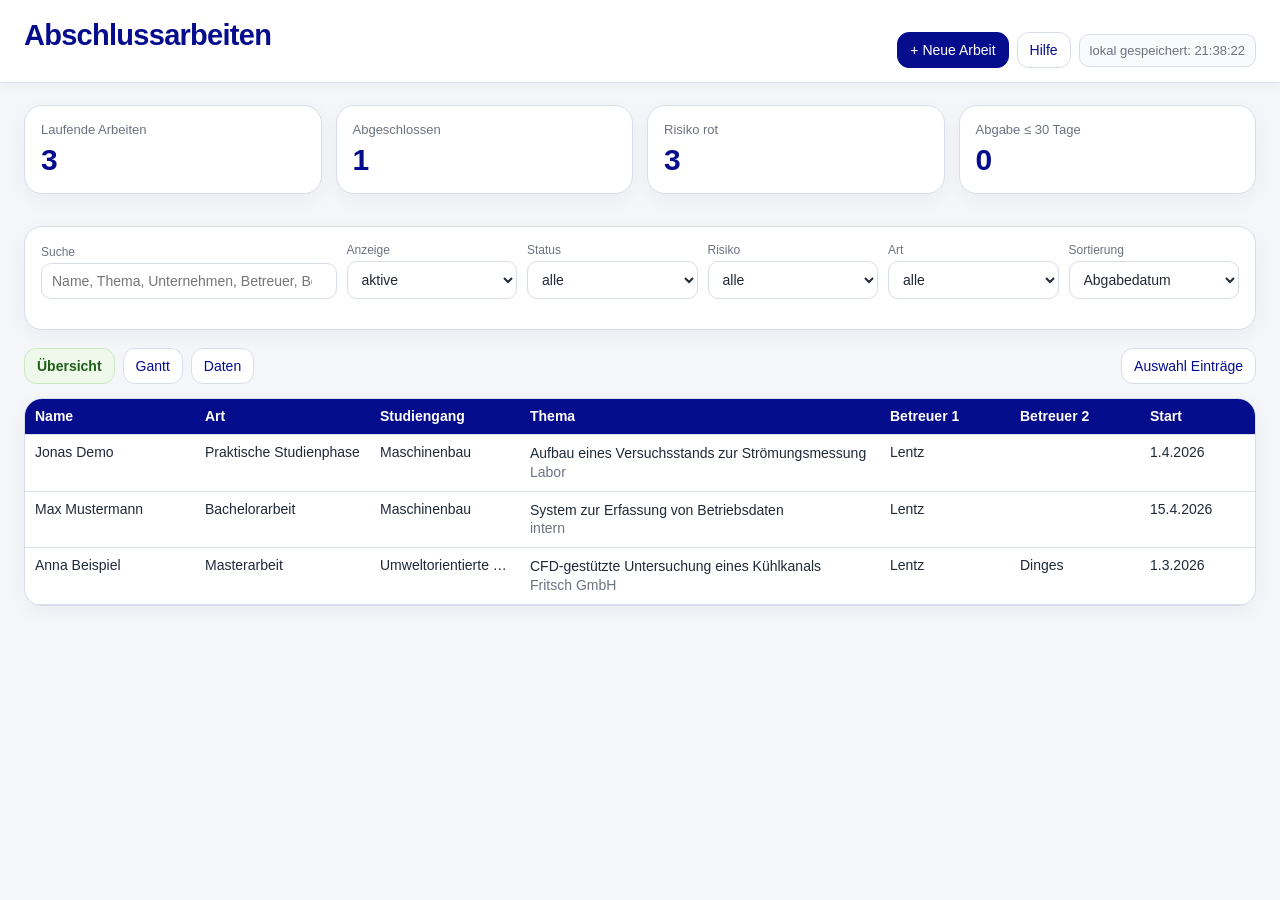
<file: index.html>
<!DOCTYPE html>
<html lang="de">
<head>
  <meta charset="utf-8" />
  <meta name="viewport" content="width=device-width, initial-scale=1" />
  <title>Abschlussarbeiten v41</title>
  <link rel="stylesheet" href="styles.css" />
</head>
<body>
<header>
  <div class="title-row">
    <div class="title-wrap" id="titleWrap">
      <h1 id="mainTitle">Abschlussarbeiten</h1>
      <div class="title-info" id="titleInfo">
        <strong>Abschlussarbeiten</strong><br>
        Rollout 1<br>
        Erstellt am: 2026-05-01<br>
        Autor: <a href="mailto:L.Lentz@umwelt-campus.de?subject=Abschlussarbeiten-Tool">Lukas Lentz</a>
      </div>
    </div>
    <div class="button-row">
      <button class="primary" id="addBtn" type="button">+ Neue Arbeit</button>
      <button id="helpBtn" type="button">Hilfe</button>
      <button id="storageStatus" class="storage-status" type="button">lokal speichern</button>
    </div>
  </div>
</header>

<main>
  <section class="grid" id="dashboard"></section>

  <section class="card">
    <div class="toolbar">
      <div>
        <label for="searchInput">Suche</label>
        <input id="searchInput" type="search" placeholder="Name, Thema, Unternehmen, Betreuer, Bemerkung ..." />
      </div>
      <div>
        <label for="displayFilter">Anzeige</label>
        <select id="displayFilter">
          <option value="active">aktive</option>
          <option value="all">alle</option>
          <option value="closed">abgeschlossene</option>
          <option value="critical">kritische</option>
          <option value="due30">Abgabe ≤ 30 Tage</option>
        </select>
      </div>
      <div><label for="statusFilter">Status</label><select id="statusFilter"></select></div>
      <div><label for="riskFilter">Risiko</label><select id="riskFilter"></select></div>
      <div><label for="typeFilter">Art</label><select id="typeFilter"></select></div>
      <div>
        <label for="sortSelect">Sortierung</label>
        <select id="sortSelect">
          <option value="due">Abgabedatum</option>
          <option value="next">Nächster Termin</option>
          <option value="risk">Risiko</option>
          <option value="name">Name</option>
          <option value="status">Status</option>
        </select>
      </div>
    </div>
  </section>

  <nav class="tabs tab-row">
    <div class="tab-left">
      <button class="tab active" type="button" data-view="tableView">Übersicht</button>
      <button class="tab" type="button" data-view="ganttView">Gantt</button>
      <button class="tab" type="button" data-view="dataView">Daten</button>
    </div>
    <button id="columnsBtn" type="button">Auswahl Einträge</button>
  </nav>

  <section class="view active" id="tableView">
    <div class="table-wrap">
      <table class="overview-table">
        <thead><tr id="overviewHeaderRow"></tr></thead>
        <tbody id="tableBody"></tbody>
      </table>
    </div>
  </section>

  <section class="view" id="ganttView">
    <section class="card">
      <div class="gantt-toolbar">
        <div><label for="ganttStart">Gantt-Startdatum</label><input id="ganttStart" type="date" /></div>
        <div><label for="ganttEnd">Gantt-Zieldatum</label><input id="ganttEnd" type="date" /></div>
        <div><label>&nbsp;</label><button id="applyGanttRangeBtn" type="button">Gantt aktualisieren</button></div>
      </div>
    </section>
    <div class="gantt-wrap"><div class="gantt" id="gantt"></div></div>
  </section>

  <section class="view" id="dataView">
    <section class="card data-card">
      <h2>Daten</h2>
      <p class="muted">Import und Export des lokalen Datenbestands.</p>
      <div class="data-actions">
        <button id="exportJsonBtn" type="button">JSON Export</button>
        <button id="exportCsvBtn" type="button">CSV Export</button>
        <label class="button-like" for="importFile">JSON Import</label>
        <input id="importFile" type="file" accept=".json" style="display:none" />
      </div>
      <div class="info-box-lite">
        <strong>Hinweis:</strong> Der Datenbestand wird immer lokal im Browser gespeichert und steht damit bei der Benutzung des selben Browsers immer wieder zur Verfügung. Sollen Datenbestände umgezogen werden, kann ein Export als *.json erfolgen.
      </div>
    </section>
  </section>
</main>

<dialog id="editDialog">
  <form id="editForm">
    <div class="dialog-head">
      <h2 id="dialogTitle">Abschlussarbeit bearbeiten</h2>
      <button type="button" id="closeDialogBtn">Schließen</button>
    </div>

    <div class="edit-tabs-row">
      <div class="edit-tabs" id="editTabs"></div>
      <button type="button" id="addAppointmentBtn">+ Termin</button>
    </div>

    <div class="dialog-body">
      <div id="generalPane" class="edit-pane active">
        <div class="form-grid">
          <input type="hidden" id="editId" />
          <div><label for="name">Name</label><input id="name" required /></div>
          <div><label for="type">Art</label><select id="type"></select></div>
          <div><label for="program">Studiengang</label><input id="program" placeholder="z. B. Maschinenbau" /></div>
          <div><label for="company">Unternehmen / extern</label><input id="company" placeholder="intern oder Unternehmen" /></div>
          <div class="span-4"><label for="topic">Thema</label><input id="topic" required /></div>
          <div><label for="supervisor1">Betreuer 1</label><input id="supervisor1" /></div>
          <div><label for="supervisor2">Betreuer 2</label><input id="supervisor2" /></div>
          <div><label for="startDate">Startdatum</label><input id="startDate" type="date" /></div>
          <div><label for="dueDate">Abgabedatum</label><input id="dueDate" type="date" /></div>
          <div><label for="status">Status</label><select id="status"></select></div>
          <div><label for="risk">Risiko</label><select id="risk"></select></div>
          <div><label for="lastContact">Letzter Kontakt</label><input id="lastContact" type="date" /></div>
          <div class="span-2"><label for="studentAction">Nächste Aktion Student*In</label><textarea id="studentAction"></textarea></div>
          <div class="span-2"><label for="supervisorAction">Nächste Aktion Betreuer*In</label><textarea id="supervisorAction"></textarea></div>
          <div><label for="expose">Exposé</label><select id="expose"></select></div>
          <div><label for="outline">Gliederung</label><select id="outline"></select></div>
          <div><label for="intermediate">Zwischenstand</label><select id="intermediate"></select></div>
          <div><label for="colloquiumMode">Kolloquium</label><select id="colloquiumMode"><option value="none">kein</option><option value="date">Termin</option></select></div>
          <div><label for="colloquiumDate">Kolloquiumstermin</label><input id="colloquiumDate" type="date" /></div>
          <div><label for="evaluation">Bewertung</label><select id="evaluation"></select></div>
          <div><label for="grade">Note</label><input id="grade" placeholder="z. B. 1,7" /></div>
          <div><label for="tags">Tags</label><input id="tags" placeholder="z. B. FEM, Versuch, Industrie" /></div>
          <div class="span-2"><label for="noteLink">Link Notiz</label><input id="noteLink" placeholder="obsidian://... oder Datei-/Weblink" /></div>
          <div class="span-2"><label for="folderLink">Link Ordner</label><input id="folderLink" placeholder="file:///... oder Pfad" /></div>
          <div class="span-4"><label for="remarks">Bemerkung / Protokollnotiz</label><textarea id="remarks"></textarea></div>
        </div>
      </div>
      <div id="appointmentPane" class="edit-pane"></div>
    </div>

    <div class="dialog-foot">
      <button type="button" id="deleteBtn" class="danger">Löschen</button>
      <button type="button" id="duplicateBtn">Duplizieren</button>
      <button type="submit" class="green">Speichern</button>
    </div>
  </form>
</dialog>

<dialog id="columnsDialog">
  <form id="columnsForm">
    <div class="dialog-head">
      <h2>Wähle aus, welche Spalten in der Übersicht angezeigt werden sollen.</h2>
      <button type="button" id="closeColumnsBtn">Schließen</button>
    </div>
    <div class="dialog-body"><div class="columns-list" id="columnsList"></div></div>
    <div class="dialog-foot">
      <button type="button" id="showAllColumnsBtn">Alle anzeigen</button>
      <button type="submit" class="green">Übernehmen</button>
    </div>
  </form>
</dialog>

<div id="ganttTooltip" class="gantt-tooltip"></div>
<div id="actionTooltip" class="gantt-tooltip action-tooltip"></div>

<script src="app.js"></script>
</body>
</html>
</file>
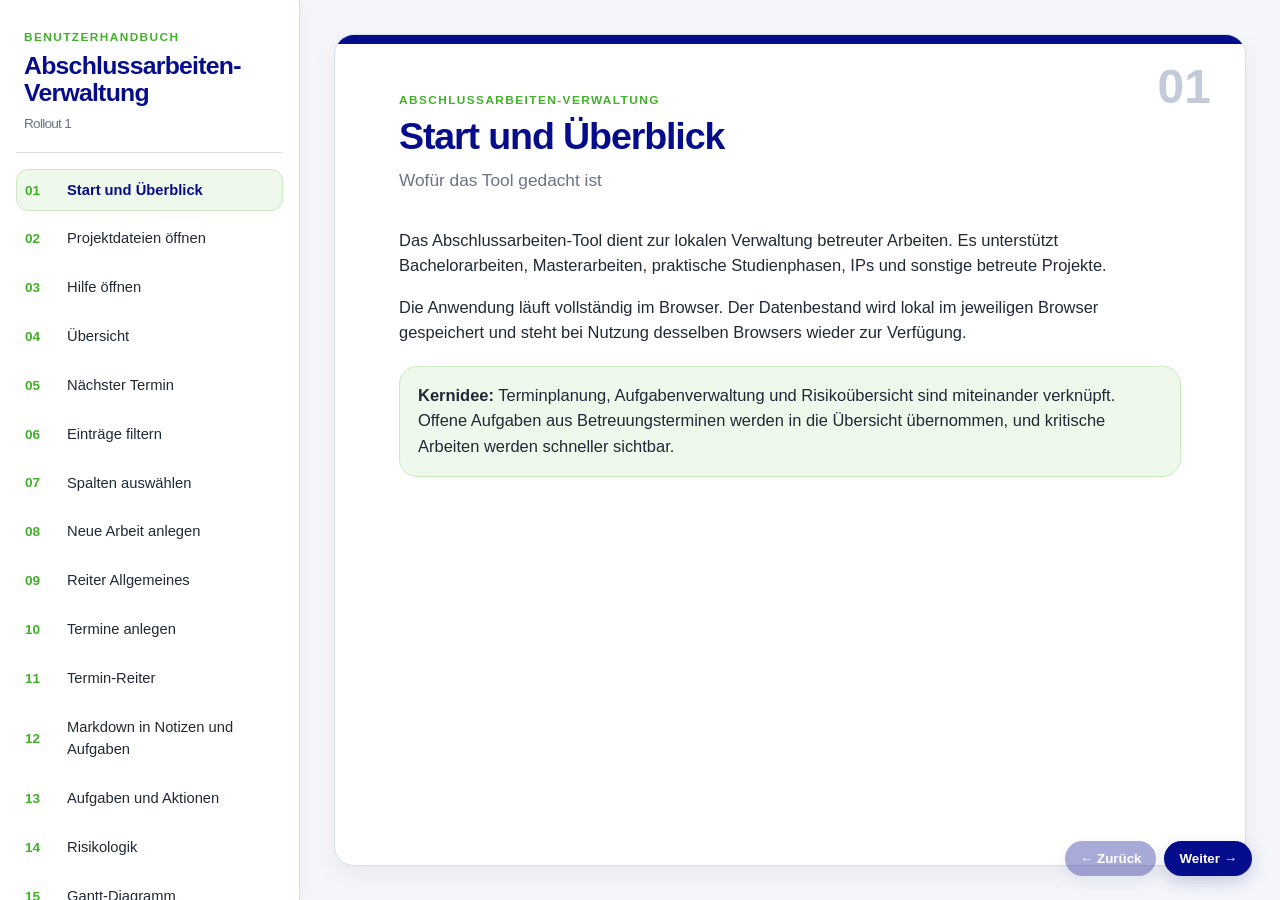
<file: manual.html>
<!DOCTYPE html>
<html lang="de">
<head>
  <meta charset="utf-8">
  <meta name="viewport" content="width=device-width, initial-scale=1">
  <title>Hilfe - Abschlussarbeiten-Verwaltung</title>
  <style>
    :root {
      --blue:#060d8d;
      --green:#43b02a;
      --bg:#f4f6fa;
      --paper:#ffffff;
      --text:#1f2937;
      --muted:#687386;
      --line:#d8dee9;
      --soft:#f6f8fc;
      --warn:#fff7df;
    }
    * { box-sizing:border-box; }
    body {
      margin:0;
      font-family:Arial, Helvetica, sans-serif;
      background:var(--bg);
      color:var(--text);
      line-height:1.55;
      height:100vh;
      overflow:hidden;
    }
    .app-shell {
      display:grid;
      grid-template-columns:300px 1fr;
      height:100vh;
      width:100vw;
    }
    aside {
      background:#fff;
      border-right:1px solid var(--line);
      padding:24px 16px;
      overflow:auto;
      box-shadow:2px 0 14px rgba(15,23,42,.04);
      z-index:10;
    }
    .brand {
      padding:4px 8px 18px;
      border-bottom:1px solid var(--line);
      margin-bottom:16px;
    }
    .eyebrow {
      color:var(--green);
      text-transform:uppercase;
      letter-spacing:.12em;
      font-size:.74rem;
      font-weight:800;
      margin:0 0 7px;
    }
    h1 {
      color:var(--blue);
      font-size:1.55rem;
      line-height:1.08;
      margin:0;
      letter-spacing:-.03em;
    }
    .nav-list {
      display:grid;
      gap:6px;
    }
    .nav-item {
      width:100%;
      display:grid;
      grid-template-columns:34px 1fr;
      gap:8px;
      align-items:center;
      border:1px solid transparent;
      background:transparent;
      color:var(--text);
      border-radius:12px;
      padding:9px 8px;
      text-align:left;
      cursor:pointer;
      font:inherit;
      font-size:.92rem;
      transition:.15s ease;
    }
    .nav-item span {
      color:var(--green);
      font-weight:800;
      font-size:.85rem;
    }
    .nav-item:hover {
      background:var(--soft);
      border-color:var(--line);
    }
    .nav-item.active {
      background:#eef8eb;
      border-color:#cbe9c3;
      color:var(--blue);
      font-weight:700;
    }
    main {
      overflow:auto;
      padding:34px;
      display:flex;
      justify-content:center;
      align-items:flex-start;
    }
    .manual-page {
      display:none;
      position:relative;
      width:min(980px, 100%);
      min-height:calc(100vh - 68px);
      background:var(--paper);
      border:1px solid var(--line);
      border-radius:20px;
      padding:56px 64px;
      box-shadow:0 8px 24px rgba(15,23,42,.055);
      overflow:hidden;
    }
    .manual-page.active {
      display:block;
      animation:fadeIn .18s ease-out;
    }
    @keyframes fadeIn {
      from { opacity:0; transform:translateY(4px); }
      to { opacity:1; transform:translateY(0); }
    }
    .manual-page::before {
      content:"";
      position:absolute;
      inset:0 0 auto 0;
      height:9px;
      background:var(--blue);
    }
    .page-number {
      position:absolute;
      top:28px;
      right:34px;
      color:#c4cbd8;
      font-size:3rem;
      font-weight:800;
      line-height:1;
    }
    .page-header {
      margin-bottom:34px;
      padding-right:90px;
    }
    .page-header h2 {
      color:var(--blue);
      font-size:2.35rem;
      line-height:1.08;
      margin:0 0 10px;
      letter-spacing:-.03em;
    }
    .subtitle {
      color:var(--muted);
      font-size:1.08rem;
      margin:0;
    }
    .page-content {
      font-size:1.03rem;
    }
    .page-content p {
      margin:0 0 16px;
    }
    ul, ol {
      padding-left:1.25rem;
      margin:0 0 20px;
    }
    li { margin:.38rem 0; }
    code {
      background:var(--soft);
      border:1px solid var(--line);
      border-radius:7px;
      padding:.1rem .35rem;
      color:var(--blue);
    }
    table {
      width:100%;
      border-collapse:collapse;
      margin:18px 0 22px;
      overflow:hidden;
      border-radius:14px;
      border:1px solid var(--line);
      font-size:.96rem;
    }
    th {
      background:var(--blue);
      color:#fff;
      text-align:left;
      padding:11px 13px;
    }
    td {
      border-top:1px solid var(--line);
      padding:10px 13px;
      vertical-align:top;
    }
    tr:nth-child(even) td { background:#fafbfe; }
    .info-box, .warning-box {
      border-radius:18px;
      padding:16px 18px;
      margin:20px 0;
      border:1px solid var(--line);
    }
    .info-box {
      background:#eef8eb;
      border-color:#cbe9c3;
    }
    .warning-box {
      background:var(--warn);
      border-color:#f1d28a;
    }
    .pager {
      position:fixed;
      right:28px;
      bottom:24px;
      display:flex;
      gap:8px;
      z-index:20;
    }
    .pager button {
      border:none;
      background:var(--blue);
      color:#fff;
      border-radius:999px;
      padding:10px 15px;
      cursor:pointer;
      font-weight:700;
      box-shadow:0 6px 18px rgba(6,13,141,.16);
    }
    .pager button:disabled {
      opacity:.35;
      cursor:default;
    }
    @media(max-width:850px) {
      body { overflow:auto; height:auto; }
      .app-shell { grid-template-columns:1fr; height:auto; }
      aside { position:sticky; top:0; max-height:42vh; }
      main { padding:18px; }
      .manual-page { min-height:auto; border-radius:18px; padding:42px 26px; }
      .page-header { padding-right:58px; }
      .page-header h2 { font-size:1.85rem; }
      .page-number { font-size:2.2rem; top:22px; right:24px; }
    }
    @media print {
      body { overflow:visible; height:auto; background:#fff; }
      .app-shell { display:block; height:auto; }
      aside, .pager { display:none; }
      main { display:block; padding:0; overflow:visible; }
      .manual-page {
        display:block !important;
        width:100%;
        min-height:100vh;
        border:none;
        border-radius:0;
        box-shadow:none;
        margin:0;
        padding:42px 52px;
        page-break-after:always;
      }
    }
  </style>
</head>
<body>
  <div class="app-shell">
    <aside>
      <div class="brand">
        <p class="eyebrow">Benutzerhandbuch</p>
        <h1>Abschlussarbeiten-Verwaltung<br><span style="font-size:.85rem;color:var(--muted);font-weight:400">Rollout 1</span></h1>
      </div>
      <nav class="nav-list" aria-label="Inhalt">
        <button class="nav-item active" data-page="0"><span>01</span>Start und Überblick</button>
<button class="nav-item " data-page="1"><span>02</span>Projektdateien öffnen</button>
<button class="nav-item " data-page="2"><span>03</span>Hilfe öffnen</button>
<button class="nav-item " data-page="3"><span>04</span>Übersicht</button>
<button class="nav-item " data-page="4"><span>05</span>Nächster Termin</button>
<button class="nav-item " data-page="5"><span>06</span>Einträge filtern</button>
<button class="nav-item " data-page="6"><span>07</span>Spalten auswählen</button>
<button class="nav-item " data-page="7"><span>08</span>Neue Arbeit anlegen</button>
<button class="nav-item " data-page="8"><span>09</span>Reiter Allgemeines</button>
<button class="nav-item " data-page="9"><span>10</span>Termine anlegen</button>
<button class="nav-item " data-page="10"><span>11</span>Termin-Reiter</button>
<button class="nav-item " data-page="11"><span>12</span>Markdown in Notizen und Aufgaben</button>
<button class="nav-item " data-page="12"><span>13</span>Aufgaben und Aktionen</button>
<button class="nav-item " data-page="13"><span>14</span>Risikologik</button>
<button class="nav-item " data-page="14"><span>15</span>Gantt-Diagramm</button>
<button class="nav-item " data-page="15"><span>16</span>Reiter Daten</button>
<button class="nav-item " data-page="16"><span>17</span>JSON Import und Export</button>
<button class="nav-item " data-page="17"><span>18</span>CSV Export</button>
<button class="nav-item " data-page="18"><span>19</span>Lokale Speicherung</button>
<button class="nav-item " data-page="19"><span>20</span>Beispieldaten</button>
<button class="nav-item " data-page="20"><span>21</span>Git und Projektpflege</button>
      </nav>
    </aside>
    <main>
      
    <article class="manual-page active" data-page="0">
      <div class="page-number">01</div>
      <header class="page-header">
        <p class="eyebrow">Abschlussarbeiten-Verwaltung</p>
        <h2>Start und Überblick</h2>
        <p class="subtitle">Wofür das Tool gedacht ist</p>
      </header>
      <section class="page-content">
        <p>Das Abschlussarbeiten-Tool dient zur lokalen Verwaltung betreuter Arbeiten. Es unterstützt Bachelorarbeiten, Masterarbeiten, praktische Studienphasen, IPs und sonstige betreute Projekte.</p>
        <p>Die Anwendung läuft vollständig im Browser. Der Datenbestand wird lokal im jeweiligen Browser gespeichert und steht bei Nutzung desselben Browsers wieder zur Verfügung.</p>
        <div class="info-box"><strong>Kernidee:</strong> Terminplanung, Aufgabenverwaltung und Risikoübersicht sind miteinander verknüpft. Offene Aufgaben aus Betreuungsterminen werden in die Übersicht übernommen, und kritische Arbeiten werden schneller sichtbar.</div>
    </section>
    </article>
    

    <article class="manual-page " data-page="1">
      <div class="page-number">02</div>
      <header class="page-header">
        <p class="eyebrow">Abschlussarbeiten-Verwaltung</p>
        <h2>Projektdateien öffnen</h2>
        <p class="subtitle">So startest du das Programm</p>
      </header>
      <section class="page-content">
        <p>Das Tool benötigt keine Installation.</p>
        <ol><li>ZIP-Archiv entpacken.</li><li>Die Datei <code>index.html</code> im Browser öffnen.</li><li>Das Tool startet mit der Übersicht.</li></ol>
        <p>Die Dateien <code>styles.css</code>, <code>app.js</code> und <code>manual.html</code> müssen im gleichen Projektordner liegen.</p>
    </section>
    </article>
    

    <article class="manual-page " data-page="2">
      <div class="page-number">03</div>
      <header class="page-header">
        <p class="eyebrow">Abschlussarbeiten-Verwaltung</p>
        <h2>Hilfe öffnen</h2>
        <p class="subtitle">Integriertes Handbuch</p>
      </header>
      <section class="page-content">
        <p>Über den Button <strong>Hilfe</strong> in der Kopfzeile wird dieses Handbuch geöffnet.</p>
        <p>Das Handbuch ist als Datei <code>manual.html</code> im Projekt enthalten und kann auch direkt im Browser geöffnet werden.</p>
        <div class="info-box">Die Handbuchversion gehört zu <strong>Rollout 1</strong>.</div>
    </section>
    </article>
    

    <article class="manual-page " data-page="3">
      <div class="page-number">04</div>
      <header class="page-header">
        <p class="eyebrow">Abschlussarbeiten-Verwaltung</p>
        <h2>Übersicht</h2>
        <p class="subtitle">Alle Arbeiten in einer Tabelle</p>
      </header>
      <section class="page-content">
        <p>Die Übersicht zeigt alle gefilterten Arbeiten tabellarisch an. Abgeschlossene Arbeiten werden hellgrau dargestellt.</p>
        <p>Ein Klick auf eine Tabellenzeile öffnet den Bearbeitungsdialog.</p>
        <ul><li><strong>Name:</strong> Student*in oder Kandidat*in</li><li><strong>Art:</strong> z. B. Bachelorarbeit, Masterarbeit oder IP</li><li><strong>Status:</strong> aktueller Bearbeitungsstand</li><li><strong>Risiko:</strong> grün, gelb oder rot</li><li><strong>Nächster Termin:</strong> nächster zukünftiger Termin aus der Terminliste</li><li><strong>Nächste Aktion:</strong> automatisch aus offenen Terminaufgaben übernommen</li></ul>
    </section>
    </article>
    

    <article class="manual-page " data-page="4">
      <div class="page-number">05</div>
      <header class="page-header">
        <p class="eyebrow">Abschlussarbeiten-Verwaltung</p>
        <h2>Nächster Termin</h2>
        <p class="subtitle">Direkt aus der Übersicht zum Termin</p>
      </header>
      <section class="page-content">
        <p>Die Spalte <strong>Nächster Termin</strong> wird automatisch aus den Terminen einer Arbeit abgeleitet.</p>
        <p>Es wird immer der nächste zukünftige Termin angezeigt. Vergangene Termine werden nicht mehr als nächster Termin angezeigt, wenn kein zukünftiger Termin vorhanden ist.</p>
        <p>Der Datumseintrag ist anklickbar. Ein Klick auf das Datum öffnet direkt den zugehörigen Termin-Reiter im Bearbeitungsdialog.</p>
    </section>
    </article>
    

    <article class="manual-page " data-page="5">
      <div class="page-number">06</div>
      <header class="page-header">
        <p class="eyebrow">Abschlussarbeiten-Verwaltung</p>
        <h2>Einträge filtern</h2>
        <p class="subtitle">Schnell die relevanten Arbeiten finden</p>
      </header>
      <section class="page-content">
        <p>Oberhalb der Übersicht stehen mehrere Filter zur Verfügung. Die Filter wirken kombiniert.</p>
        <table><tr><th>Filter</th><th>Funktion</th></tr><tr><td>Suche</td><td>Durchsucht Namen, Themen, Unternehmen, Betreuer*innen und Bemerkungen.</td></tr><tr><td>Anzeige</td><td>Zeigt aktive, abgeschlossene, kritische oder bald fällige Arbeiten.</td></tr><tr><td>Status</td><td>Filtert nach Bearbeitungsstatus. Die Option „alle aktiven“ blendet abgeschlossene Arbeiten aus.</td></tr><tr><td>Risiko</td><td>Filtert nach grün, gelb oder rot.</td></tr><tr><td>Art</td><td>Filtert nach Art der Arbeit.</td></tr></table>
    </section>
    </article>
    

    <article class="manual-page " data-page="6">
      <div class="page-number">07</div>
      <header class="page-header">
        <p class="eyebrow">Abschlussarbeiten-Verwaltung</p>
        <h2>Spalten auswählen</h2>
        <p class="subtitle">Übersicht individuell anpassen</p>
      </header>
      <section class="page-content">
        <p>Über den Button <strong>Auswahl Einträge</strong> können Spalten ein- und ausgeblendet werden.</p>
        <p>Die Auswahl wird lokal gespeichert und beim nächsten Start wiederhergestellt.</p>
        <ol><li>Button <strong>Auswahl Einträge</strong> öffnen.</li><li>Gewünschte Spalten aktivieren oder deaktivieren.</li><li>Mit <strong>Übernehmen</strong> speichern.</li></ol>
    </section>
    </article>
    

    <article class="manual-page " data-page="7">
      <div class="page-number">08</div>
      <header class="page-header">
        <p class="eyebrow">Abschlussarbeiten-Verwaltung</p>
        <h2>Neue Arbeit anlegen</h2>
        <p class="subtitle">Eintrag erstellen</p>
      </header>
      <section class="page-content">
        <p>Mit <strong>+ Neue Arbeit</strong> wird eine neue Arbeit angelegt. Im Reiter <strong>Allgemeines</strong> werden Stammdaten und Bearbeitungsstand gepflegt.</p>
        <ul><li>Name</li><li>Art der Arbeit</li><li>Studiengang</li><li>Thema</li><li>Betreuer*in 1 und 2</li><li>Start- und Abgabedatum</li><li>Status und Risiko</li></ul>
    </section>
    </article>
    

    <article class="manual-page " data-page="8">
      <div class="page-number">09</div>
      <header class="page-header">
        <p class="eyebrow">Abschlussarbeiten-Verwaltung</p>
        <h2>Reiter Allgemeines</h2>
        <p class="subtitle">Stammdaten und Status</p>
      </header>
      <section class="page-content">
        <p>Der Reiter <strong>Allgemeines</strong> enthält alle bearbeitbaren Grunddaten einer Arbeit.</p>
        <p>Die Buttons <strong>Duplizieren</strong> und <strong>Löschen</strong> werden nur in diesem Reiter angezeigt.</p>
        <div class="warning-box">Beim Löschen muss zur Sicherheit der Name des Eintrags exakt eingegeben werden.</div>
    </section>
    </article>
    

    <article class="manual-page " data-page="9">
      <div class="page-number">10</div>
      <header class="page-header">
        <p class="eyebrow">Abschlussarbeiten-Verwaltung</p>
        <h2>Termine anlegen</h2>
        <p class="subtitle">Betreuungstermine verwalten</p>
      </header>
      <section class="page-content">
        <p>Termine werden über <strong>+ Termin</strong> im Bearbeitungsdialog oder durch Klick in eine Kalenderwoche im Gantt-Diagramm erzeugt.</p>
        <p>Die Datumsberechnung erfolgt lokal, damit keine Verschiebung durch Zeitzonen entsteht.</p>
        <p>Termine werden automatisch nach Datum und Uhrzeit sortiert und durchgehend nummeriert.</p>
    </section>
    </article>
    

    <article class="manual-page " data-page="10">
      <div class="page-number">11</div>
      <header class="page-header">
        <p class="eyebrow">Abschlussarbeiten-Verwaltung</p>
        <h2>Termin-Reiter</h2>
        <p class="subtitle">Notizen und Aufgaben</p>
      </header>
      <section class="page-content">
        <p>Jeder Termin besitzt einen eigenen Reiter. Dort können Datum, Uhrzeit, Notiz und Aufgaben gepflegt werden.</p>
        <p>Der Termin-Reiter enthält drei getrennte Bereiche:</p>
        <ul><li><strong>Notiz</strong></li><li><strong>Aufgaben Betreuer*In</strong></li><li><strong>Aufgaben Student*In</strong></li></ul>
        <p>Die beiden Aufgabenbereiche besitzen zusätzlich jeweils eine Checkbox <strong>Aufgabe erledigt</strong>.</p>
        <p>Im Termin-Reiter kann der Termin außerdem als ICS exportiert oder gelöscht werden.</p>
    </section>
    </article>
    

    <article class="manual-page " data-page="11">
      <div class="page-number">12</div>
      <header class="page-header">
        <p class="eyebrow">Abschlussarbeiten-Verwaltung</p>
        <h2>Markdown in Notizen und Aufgaben</h2>
        <p class="subtitle">Formatierte Inhalte erfassen</p>
      </header>
      <section class="page-content">
        <p>In Notizen und Aufgaben können einfache Markdown-Elemente genutzt werden.</p>
        <table><tr><th>Funktion</th><th>Markdown</th></tr><tr><td>Überschrift</td><td><code>## Überschrift</code></td></tr><tr><td>Fett</td><td><code>**Text**</code></td></tr><tr><td>Kursiv</td><td><code>*Text*</code></td></tr><tr><td>Liste</td><td><code>- Eintrag</code></td></tr><tr><td>Aufgabe</td><td><code>- [ ] Aufgabe</code></td></tr></table>
        <p>Der Button <strong>Markdown</strong> schaltet zwischen Syntaxansicht und interpretierter Darstellung um.</p>
    </section>
    </article>
    

    <article class="manual-page " data-page="12">
      <div class="page-number">13</div>
      <header class="page-header">
        <p class="eyebrow">Abschlussarbeiten-Verwaltung</p>
        <h2>Aufgaben und Aktionen</h2>
        <p class="subtitle">Automatische Übernahme in die Übersicht</p>
      </header>
      <section class="page-content">
        <p>Die Aufgaben aus dem nächsten offenen Termin werden automatisch in die Übersicht übernommen.</p>
        <ul><li><strong>Aufgaben Student*In</strong> erscheinen in der Spalte <strong>Nächste Aktion Student*In</strong>.</li><li><strong>Aufgaben Betreuer*In</strong> erscheinen in der Spalte <strong>Nächste Aktion Betreuer*In</strong>.</li></ul>
        <p>In der Übersicht werden die Aktionen einzeilig angezeigt. Nach 1 Sekunde Mouseover erscheint der vollständige Text in einem temporären Fenster.</p>
    </section>
    </article>
    

    <article class="manual-page " data-page="13">
      <div class="page-number">14</div>
      <header class="page-header">
        <p class="eyebrow">Abschlussarbeiten-Verwaltung</p>
        <h2>Risikologik</h2>
        <p class="subtitle">Automatische Eskalation</p>
      </header>
      <section class="page-content">
        <p>Das Risiko kann manuell gesetzt werden. Die automatische Logik überschreibt manuelle Einstufungen nicht nach unten, sondern eskaliert nur.</p>
        <table><tr><th>Bedingung</th><th>Automatisches Risiko</th></tr><tr><td>Weniger als 10 Tage bis Termin und offene Aufgaben</td><td>gelb, falls bisher niedriger</td></tr><tr><td>Weniger als 3 Tage bis Termin und offene Aufgaben</td><td>rot, falls bisher niedriger</td></tr><tr><td>Beide Aufgaben erledigt</td><td>Nachfrage mit Ja/Nein, ob Risiko auf grün gesetzt werden soll</td></tr></table>
        <p>Eine manuell gesetzte höhere Risikostufe bleibt erhalten, solange keine noch höhere automatische Stufe erreicht wird.</p>
    </section>
    </article>
    

    <article class="manual-page " data-page="14">
      <div class="page-number">15</div>
      <header class="page-header">
        <p class="eyebrow">Abschlussarbeiten-Verwaltung</p>
        <h2>Gantt-Diagramm</h2>
        <p class="subtitle">Zeitliche Planung visualisieren</p>
      </header>
      <section class="page-content">
        <p>Das Gantt-Diagramm zeigt die Laufzeit der Arbeiten als Balken und Termine als orange Marker.</p>
        <ul><li>Klick auf eine Arbeit öffnet den Eintrag.</li><li>Klick auf einen Terminmarker öffnet den Termin.</li><li>Klick auf eine leere Kalenderwoche erzeugt einen neuen Termin.</li><li>Mehrere Termine pro Woche werden als mehrere Marker angezeigt.</li></ul>
        <p>Nach 1 Sekunde Mouseover über einem Terminmarker erscheinen Termininformationen mit Titel, Datum, Uhrzeit und interpretierter Markdown-Notiz.</p>
    </section>
    </article>
    

    <article class="manual-page " data-page="15">
      <div class="page-number">16</div>
      <header class="page-header">
        <p class="eyebrow">Abschlussarbeiten-Verwaltung</p>
        <h2>Reiter Daten</h2>
        <p class="subtitle">Import und Export</p>
      </header>
      <section class="page-content">
        <p>Die Datenfunktionen befinden sich im Reiter <strong>Daten</strong>.</p>
        <ul><li><strong>JSON Export</strong></li><li><strong>CSV Export</strong></li><li><strong>JSON Import</strong></li></ul>
        <div class="info-box">Der Datenbestand wird immer lokal im Browser gespeichert und steht damit bei der Benutzung des selben Browsers immer wieder zur Verfügung. Sollen Datenbestände umgezogen werden, kann ein Export als *.json erfolgen.</div>
    </section>
    </article>
    

    <article class="manual-page " data-page="16">
      <div class="page-number">17</div>
      <header class="page-header">
        <p class="eyebrow">Abschlussarbeiten-Verwaltung</p>
        <h2>JSON Import und Export</h2>
        <p class="subtitle">Datensicherung und Umzug</p>
      </header>
      <section class="page-content">
        <p>Über den JSON Export kann der vollständige Datenbestand gesichert werden.</p>
        <p>Beim JSON Import werden vorhandene Einträge nicht gelöscht. Importierte Einträge werden ergänzt. Falls IDs bereits existieren, erzeugt das Tool neue IDs.</p>
        <p>Der JSON Export eignet sich besonders für Datensicherung und Umzug auf einen anderen Rechner oder Browser.</p>
    </section>
    </article>
    

    <article class="manual-page " data-page="17">
      <div class="page-number">18</div>
      <header class="page-header">
        <p class="eyebrow">Abschlussarbeiten-Verwaltung</p>
        <h2>CSV Export</h2>
        <p class="subtitle">Daten weiterverarbeiten</p>
      </header>
      <section class="page-content">
        <p>Der CSV Export erzeugt eine tabellarische Datei für Excel oder andere Tabellenprogramme.</p>
        <p>Der CSV Export ist besonders nützlich für Berichte, Archivierung oder zusätzliche Auswertungen.</p>
    </section>
    </article>
    

    <article class="manual-page " data-page="18">
      <div class="page-number">19</div>
      <header class="page-header">
        <p class="eyebrow">Abschlussarbeiten-Verwaltung</p>
        <h2>Lokale Speicherung</h2>
        <p class="subtitle">Daten im Browser</p>
      </header>
      <section class="page-content">
        <p>Die Daten werden lokal im Browser gespeichert. Zusätzlich kann jederzeit manuell gespeichert werden.</p>
        <ul><li>Automatisches Speichern nach Änderungen</li><li>Regelmäßige Speicherprüfung</li><li>Speichern beim Schließen</li><li>Manuelles Speichern über den Button</li></ul>
        <p>Die Speicherung erfolgt im lokalen Browserprofil.</p>
    </section>
    </article>
    

    <article class="manual-page " data-page="19">
      <div class="page-number">20</div>
      <header class="page-header">
        <p class="eyebrow">Abschlussarbeiten-Verwaltung</p>
        <h2>Beispieldaten</h2>
        <p class="subtitle">Vier initiale Einträge</p>
      </header>
      <section class="page-content">
        <p>Beim ersten Start ohne vorhandenen lokalen Datenbestand werden vier Beispieldatensätze angelegt.</p>
        <p>Einer dieser Beispieldatensätze ist abgeschlossen und wird in der Übersicht entsprechend hellgrau dargestellt.</p>
        <p>Sobald eigene Daten gespeichert oder importiert wurden, werden diese lokalen Daten verwendet.</p>
    </section>
    </article>
    

    <article class="manual-page " data-page="20">
      <div class="page-number">21</div>
      <header class="page-header">
        <p class="eyebrow">Abschlussarbeiten-Verwaltung</p>
        <h2>Git und Projektpflege</h2>
        <p class="subtitle">Öffentliches Repository</p>
      </header>
      <section class="page-content">
        <p>Das Projekt steht öffentlich unter folgender Adresse zur Verfügung:</p>
        <p><code>https://github.com/lukaslentz/Abschlussarbeiten-Verwaltung.git</code></p>
    </section>
    </article>
    
    </main>
  </div>
  <div class="pager">
    <button id="prevBtn" type="button">← Zurück</button>
    <button id="nextBtn" type="button">Weiter →</button>
  </div>
  <script>
    const navItems = Array.from(document.querySelectorAll('.nav-item'));
    const pages = Array.from(document.querySelectorAll('.manual-page'));
    const prevBtn = document.getElementById('prevBtn');
    const nextBtn = document.getElementById('nextBtn');
    let current = 0;
    function showPage(index) {
      current = Math.max(0, Math.min(index, pages.length - 1));
      navItems.forEach((item, i) => item.classList.toggle('active', i === current));
      pages.forEach((page, i) => page.classList.toggle('active', i === current));
      prevBtn.disabled = current === 0;
      nextBtn.disabled = current === pages.length - 1;
      navItems[current].scrollIntoView({ block: 'nearest' });
      document.querySelector('main').scrollTo({ top: 0, behavior: 'smooth' });
    }
    navItems.forEach((item, i) => item.addEventListener('click', () => showPage(i)));
    prevBtn.addEventListener('click', () => showPage(current - 1));
    nextBtn.addEventListener('click', () => showPage(current + 1));
    document.addEventListener('keydown', (event) => {
      if (event.key === 'ArrowRight') showPage(current + 1);
      if (event.key === 'ArrowLeft') showPage(current - 1);
    });
    showPage(0);
  </script>
</body>
</html>
</file>
<file: styles.css>
:root{
  --ucbblue:#060d8d; --ucbgreen:#43b02a; --bg:#f5f7fb; --card:#fff;
  --text:#1f2937; --muted:#6b7280; --border:#d8dee9;
  --soft-blue:#eef3ff; --soft-green:#e8f6e4; --soft-yellow:#fff3cd; --soft-red:#fde2e1;
  --bar:#7aa7d9; --bar-dark:#3f78b5; --appointment:#d97706; --colloquium:#991b1b; --closed:#eeeeee;
}
*{box-sizing:border-box}
body{margin:0;font-family:Arial,Helvetica,sans-serif;background:var(--bg);color:var(--text)}
header{background:#fff;border-bottom:1px solid var(--border);padding:18px 24px 14px;position:sticky;top:0;z-index:20;box-shadow:0 1px 6px rgba(0,0,0,.04)}
.title-row{display:flex;justify-content:space-between;gap:16px;align-items:flex-start;flex-wrap:wrap}
.title-wrap{position:relative;display:inline-block}
h1{margin:0;color:var(--ucbblue);font-size:28px;line-height:1.2}
.title-info{display:none;position:absolute;left:0;top:38px;min-width:280px;background:#fff;color:var(--text);border:1px solid var(--border);border-radius:12px;padding:12px 14px;box-shadow:0 8px 24px rgba(0,0,0,.18);z-index:50;font-size:13px;line-height:1.4}
.title-info.visible{display:block}
.title-info strong,.title-info a{color:var(--ucbblue)}
.title-info a{text-decoration:none;font-weight:700}
.title-info a:hover{text-decoration:underline}
.button-row{display:flex;flex-wrap:wrap;gap:8px;margin-top:14px;align-items:center}
button,.button-like{border:1px solid var(--border);background:#fff;color:var(--ucbblue);padding:9px 12px;border-radius:10px;font-size:14px;cursor:pointer;transition:.15s ease;text-decoration:none;display:inline-flex;align-items:center;gap:6px}
button:hover,.button-like:hover{border-color:var(--ucbblue);transform:translateY(-1px)}
button.primary{background:var(--ucbblue);color:#fff;border-color:var(--ucbblue)}
button.green{background:var(--ucbgreen);color:#fff;border-color:var(--ucbgreen)}
button.danger{color:#991b1b;border-color:#fecaca}
.storage-status{display:inline-flex;align-items:center;padding:8px 10px;border-radius:10px;background:#eef3ff;color:var(--muted);border:1px solid var(--border);font-size:13px}
main{padding:22px 24px 40px;max-width:1800px;margin:0 auto}
.grid{display:grid;grid-template-columns:repeat(4,minmax(180px,1fr));gap:14px;margin-bottom:18px}
.card{background:var(--card);border:1px solid var(--border);border-radius:16px;padding:16px;box-shadow:0 1px 3px rgba(0,0,0,.03);margin-bottom:14px}
.metric-label{color:var(--muted);font-size:13px;margin-bottom:6px}.metric-value{font-size:30px;color:var(--ucbblue);font-weight:700}
.toolbar{display:grid;grid-template-columns:1.3fr repeat(5,minmax(130px,.75fr));gap:10px;margin-bottom:14px;align-items:end}
.gantt-toolbar{display:grid;grid-template-columns:repeat(3,minmax(160px,1fr));gap:10px;align-items:end}
label{display:block;color:var(--muted);font-size:12px;margin-bottom:4px}
input,select,textarea{width:100%;border:1px solid var(--border);border-radius:10px;padding:9px 10px;font-size:14px;font-family:inherit;background:#fff;color:var(--text)}
textarea{min-height:70px;resize:vertical}
.tabs{display:flex;gap:8px;margin:18px 0 14px;flex-wrap:wrap}.tab-row{justify-content:space-between;align-items:center}.tab-left{display:flex;gap:8px;flex-wrap:wrap}
.tab.active{background:var(--soft-green);border-color:#bfe1b7;color:#1f5f17}
.view{display:none}.view.active{display:block}
.table-wrap{overflow:auto;border:1px solid var(--border);border-radius:14px;background:#fff}
table.overview-table{border-collapse:collapse;width:100%;min-width:2250px;table-layout:fixed}
th,td{border-bottom:1px solid var(--border);padding:9px 10px;text-align:left;vertical-align:top;font-size:14px}
td{white-space:nowrap;overflow:hidden;text-overflow:ellipsis}
th{background:var(--ucbblue);color:#fff;position:sticky;top:0;z-index:2;white-space:normal;overflow:visible;text-overflow:clip;line-height:1.2}
tr.clickable-row{cursor:pointer}
tr.clickable-row:hover td{background:#f9fbff}
tr.closed-row td{background:var(--closed)}
tr.closed-row:hover td{background:#e5e5e5}
.col-name{width:170px}.col-type{width:175px}.col-program{width:150px}.col-topic{width:360px}.col-supervisor{width:130px}.col-date{width:150px}.col-status{width:150px}.col-risk{width:95px}.col-action{width:260px}.col-links{width:120px}
.topic-cell,.action-text{white-space:normal;overflow:visible;text-overflow:clip;line-height:1.35}
.status,.risk{display:inline-flex;align-items:center;justify-content:center;padding:4px 8px;border-radius:999px;font-size:12px;border:1px solid transparent;font-weight:700}
.status{background:var(--soft-blue);color:var(--ucbblue)}
.status-closed{background:#ddd;color:#555;border-color:#ccc}
.risk-green{background:var(--soft-green);color:#166534;border-color:#bbdfb2}
.risk-yellow{background:var(--soft-yellow);color:#92400e;border-color:#f6d98d}
.risk-red{background:var(--soft-red);color:#991b1b;border-color:#f1a9a4}
.form-grid{display:grid;grid-template-columns:repeat(4,minmax(180px,1fr));gap:12px}
.form-grid .span-2{grid-column:span 2}.form-grid .span-4{grid-column:span 4}
dialog{width:min(1100px,94vw);border:1px solid var(--border);border-radius:18px;padding:0;box-shadow:0 20px 50px rgba(0,0,0,.25)}
dialog::backdrop{background:rgba(0,0,0,.35)}
.dialog-head{padding:16px 18px;background:var(--ucbblue);color:#fff;border-radius:18px 18px 0 0;display:flex;justify-content:space-between;align-items:center;gap:14px}
.dialog-head h2{margin:0;font-size:20px;color:#fff}.dialog-body{padding:18px}.dialog-foot{padding:14px 18px 18px;display:flex;justify-content:flex-end;gap:8px}
.columns-list{display:grid;grid-template-columns:repeat(2,minmax(220px,1fr));gap:8px 18px}
.columns-list label{display:flex;align-items:center;gap:8px;color:var(--text);font-size:14px;margin:0;padding:6px 8px;border:1px solid var(--border);border-radius:10px;background:#fff}
.columns-list input{width:auto}
.edit-tabs-row{display:flex;align-items:center;justify-content:space-between;gap:10px;padding:12px 18px 0;background:#fff}
.edit-tabs{display:flex;gap:8px;flex-wrap:wrap}.edit-tab{padding:7px 10px;border-radius:10px;border:1px solid var(--border);background:#fff;color:var(--ucbblue);font-size:13px}.edit-tab.active{background:var(--soft-green);border-color:#bfe1b7;color:#1f5f17}
.edit-pane{display:none}.edit-pane.active{display:block}
.appt-grid{display:grid;grid-template-columns:1fr 150px 120px;gap:12px;margin-bottom:12px}
.appt-toolbar{display:flex;gap:6px;flex-wrap:wrap;margin:6px 0 8px}.appt-toolbar button{padding:6px 9px;font-size:13px}.appt-notes{min-height:220px;font-family:Consolas,Monaco,monospace;line-height:1.45}
.markdown-toggle.active{background:var(--soft-green);border-color:#bfe1b7;color:#1f5f17}
.rendered-notes{min-height:220px;border:1px solid var(--border);border-radius:10px;padding:10px;background:#fff;line-height:1.45;white-space:normal}
.rendered-notes h1,.rendered-notes h2,.rendered-notes h3{color:var(--ucbblue);margin:.4em 0 .25em}.rendered-notes ul{margin:.4em 0 .4em 1.2em;padding:0}.rendered-notes p{margin:.4em 0}
.gantt-wrap{overflow:auto;border:1px solid var(--border);border-radius:14px;background:#fff}
.gantt{min-width:1300px;display:grid;align-items:stretch;font-size:12px}
.gantt-head,.gantt-name,.week-cell{border-bottom:1px solid var(--border);border-right:1px solid #edf0f4;padding:6px 4px;min-height:32px}
.gantt-head{background:var(--ucbblue);color:#fff;font-weight:700;text-align:center;position:sticky;top:0;z-index:2;line-height:1.15}
.gantt-name{background:#fff;position:sticky;left:0;z-index:1;font-weight:700;color:var(--ucbblue);white-space:normal;cursor:pointer}
.gantt-name.closed-gantt{background:var(--closed);color:#666}
.week-cell{position:relative;background:#fff;cursor:pointer}.week-cell.today-week{background:rgba(67,176,42,.15)}
.week-cell.closed-gantt-cell{background:var(--closed)}.week-cell.closed-gantt-cell.today-week{background:#ddd}
.week-cell.active-bar::before{content:"";position:absolute;left:2px;right:2px;top:11px;height:10px;background:var(--bar);border-radius:4px}
.week-cell.active-bar.start::before{border-radius:8px 4px 4px 8px;background:var(--bar-dark)}
.week-cell.active-bar.end::before{border-radius:4px 8px 8px 4px;background:var(--bar-dark)}
.week-cell.closed-gantt-cell.active-bar::before{background:#bdbdbd}
.week-cell.closed-gantt-cell.active-bar.start::before,.week-cell.closed-gantt-cell.active-bar.end::before{background:#a8a8a8}
.week-cell.appointment-extra::after{content:"";position:absolute;width:9px;height:9px;background:var(--appointment);border-radius:50%;top:5px;left:50%;transform:translateX(-50%);box-shadow:0 0 0 2px #fff;z-index:4}
.week-cell.colloquium-marker::after{content:"◆";position:absolute;color:var(--colloquium);font-size:13px;line-height:1;bottom:5px;left:50%;transform:translateX(-50%);text-shadow:0 0 2px #fff}
.gantt-tooltip{position:fixed;display:none;max-width:360px;min-width:260px;background:#fff;color:var(--text);border:1px solid var(--border);border-radius:12px;padding:12px 14px;box-shadow:0 10px 28px rgba(0,0,0,.22);z-index:200;font-size:13px;line-height:1.4;pointer-events:none}
.gantt-tooltip.visible{display:block}.gantt-tooltip .tt-title{font-weight:700;color:var(--ucbblue);font-size:14px;margin-bottom:6px}.gantt-tooltip .tt-meta{margin-bottom:8px;color:var(--muted)}.gantt-tooltip .tt-notes{border-top:1px solid var(--border);padding-top:8px}.gantt-tooltip .tt-notes h1,.gantt-tooltip .tt-notes h2,.gantt-tooltip .tt-notes h3{color:var(--ucbblue);margin:.35em 0 .2em}.gantt-tooltip .tt-notes ul{margin:.35em 0 .35em 1.2em;padding:0}.gantt-tooltip .tt-notes p{margin:.35em 0}
.empty{padding:28px;text-align:center;color:var(--muted)}.muted{color:var(--muted)}
@media(max-width:1000px){.grid,.toolbar,.gantt-toolbar,.form-grid{grid-template-columns:1fr}.form-grid .span-2,.form-grid .span-4{grid-column:span 1}.appt-grid{grid-template-columns:1fr}}


/* Terminmaske: drei gleichartige Textbereiche */
.appointment-section{
  border:1px solid var(--border);
  border-radius:14px;
  padding:12px;
  margin-top:12px;
  background:#fff;
}
.appointment-section h3{
  margin:0 0 8px;
  color:var(--ucbblue);
  font-size:16px;
}
.done-row{
  margin-top:8px;
  display:flex;
  align-items:center;
  gap:8px;
  color:var(--text);
  font-size:14px;
}
.done-row input{width:auto}
body.appointment-active #addAppointmentBtn{display:none}


/* Kompakter Ja/Nein-Dialog */
dialog.compact-dialog{
  width:min(430px,92vw);
}
dialog.compact-dialog .dialog-head{
  padding:12px 14px;
}
dialog.compact-dialog .dialog-head h2{
  font-size:17px;
}
dialog.compact-dialog .dialog-body{
  padding:14px 16px 8px;
}
dialog.compact-dialog .dialog-body p{
  margin:0;
}
dialog.compact-dialog .dialog-foot{
  padding:10px 16px 14px;
}


/* Übersicht: Aktionen einzeilig, vollständiger Text per Mouseover */
td.action-preview{
  white-space:nowrap;
  overflow:hidden;
  text-overflow:ellipsis;
}
.action-tooltip{
  max-width:520px;
  min-width:300px;
  white-space:normal;
}


/* Mehrere Termine pro Kalenderwoche */
.week-cell.appointment-extra::after{
  display:none;
}
.appt-marker{
  position:absolute;
  width:8px;
  height:8px;
  background:var(--appointment);
  border-radius:50%;
  top:4px;
  box-shadow:0 0 0 2px #fff;
  z-index:5;
  cursor:pointer;
}
.appt-marker:hover{
  transform:scale(1.25);
}


/* Version v34: Layout stärker an das Handbuch angepasst */
body{
  background:
    radial-gradient(circle at 10% 8%, rgba(67,176,42,.13), transparent 28%),
    linear-gradient(135deg, #f8fbff 0%, #eef2f8 52%, #edf8ea 100%);
}
header{
  border-bottom:1px solid var(--line, var(--border));
  box-shadow:0 10px 30px rgba(15,23,42,.08);
  background:rgba(255,255,255,.92);
  backdrop-filter:blur(8px);
}
h1{
  letter-spacing:-.035em;
  font-size:32px;
}
.card,
.table-wrap,
.gantt-wrap,
dialog{
  border-radius:24px;
  box-shadow:0 16px 42px rgba(15,23,42,.07);
}
.card{
  border-color:#d8dee9;
}
button,.button-like{
  border-radius:999px;
}
button.primary{
  box-shadow:0 10px 24px rgba(6,13,141,.18);
}
.tabs.tab-row{
  background:#fff;
  border:1px solid var(--border);
  border-radius:22px;
  padding:8px;
  box-shadow:0 12px 34px rgba(15,23,42,.06);
}
.tab{
  border-radius:999px;
}
.tab.active{
  background:#eef8eb;
  border-color:#cbe9c3;
  color:var(--ucbblue);
  font-weight:700;
}
table.overview-table th{
  background:linear-gradient(90deg,var(--ucbblue),#1323ba);
}
.dialog-head{
  background:linear-gradient(90deg,var(--ucbblue),var(--ucbgreen));
}
.title-info,
.gantt-tooltip{
  border-radius:18px;
  box-shadow:0 18px 48px rgba(15,23,42,.16);
}
input,select,textarea{
  border-radius:12px;
}
.edit-tab{
  border-radius:999px;
}
.edit-tab.active{
  background:#eef8eb;
  color:var(--ucbblue);
  font-weight:700;
}


/* Version v35: dezenteres, modernes Layout */
body{
  background:#f4f6fa;
}
header{
  background:#ffffff;
  border-bottom:1px solid #dfe4ee;
  box-shadow:0 2px 14px rgba(15,23,42,.05);
  backdrop-filter:none;
}
h1{
  font-size:29px;
  letter-spacing:-.025em;
}
.card,
.table-wrap,
.gantt-wrap,
dialog{
  border-radius:18px;
  box-shadow:0 6px 20px rgba(15,23,42,.045);
}
.card{
  background:#ffffff;
}
button,.button-like{
  border-radius:12px;
  box-shadow:none;
}
button:hover,.button-like:hover{
  transform:none;
  background:#f8fafc;
}
button.primary{
  box-shadow:none;
  background:var(--ucbblue);
}
button.green{
  box-shadow:none;
}
.tabs.tab-row{
  background:transparent;
  border:none;
  border-radius:0;
  padding:0;
  box-shadow:none;
}
.tab{
  border-radius:12px;
}
.tab.active{
  background:#eef8eb;
  border-color:#cbe9c3;
  color:#1f5f17;
  font-weight:700;
}
table.overview-table th{
  background:var(--ucbblue);
}
.dialog-head{
  background:var(--ucbblue);
}
.title-info,
.gantt-tooltip{
  border-radius:14px;
  box-shadow:0 10px 30px rgba(15,23,42,.12);
}
input,select,textarea{
  border-radius:10px;
}
.edit-tab{
  border-radius:12px;
}
.edit-tab.active{
  background:#eef8eb;
  color:#1f5f17;
  font-weight:700;
}
.metric-value{
  color:var(--ucbblue);
}
.storage-status{
  background:#f8fafc;
}


/* Version v37: Reiter Daten */
.data-card{
  max-width:760px;
}
.data-card h2{
  margin:0 0 6px;
  color:var(--ucbblue);
  font-size:24px;
}
.data-actions{
  display:flex;
  gap:10px;
  flex-wrap:wrap;
  margin:18px 0;
}
.info-box-lite{
  border:1px solid #cbe9c3;
  background:#eef8eb;
  border-radius:14px;
  padding:12px 14px;
  color:var(--text);
}


/* Version v41: anklickbarer nächster Termin */
td.next-meeting-cell[data-appointment-id]{
  cursor:pointer;
  color:var(--ucbblue);
  font-weight:700;
}
td.next-meeting-cell[data-appointment-id]:hover{
  text-decoration:underline;
  background:#eef3ff;
}
</file>
